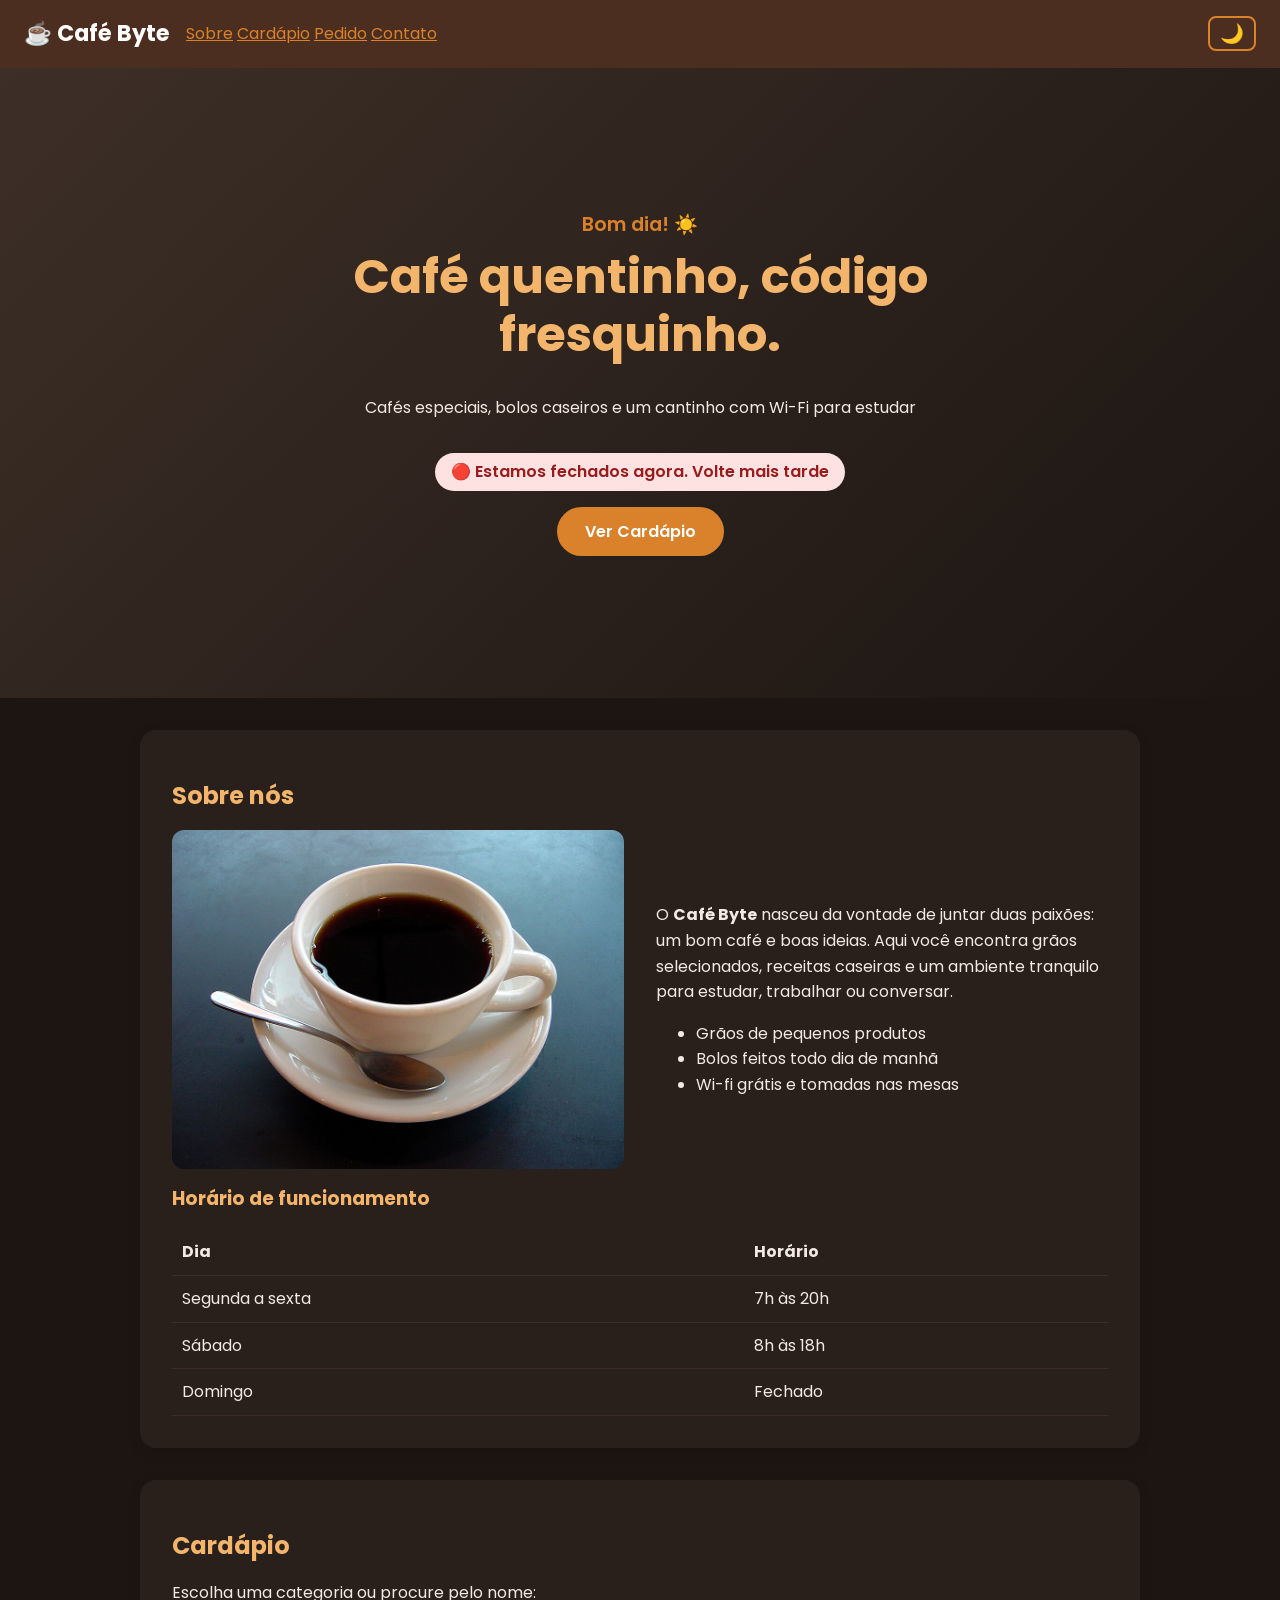
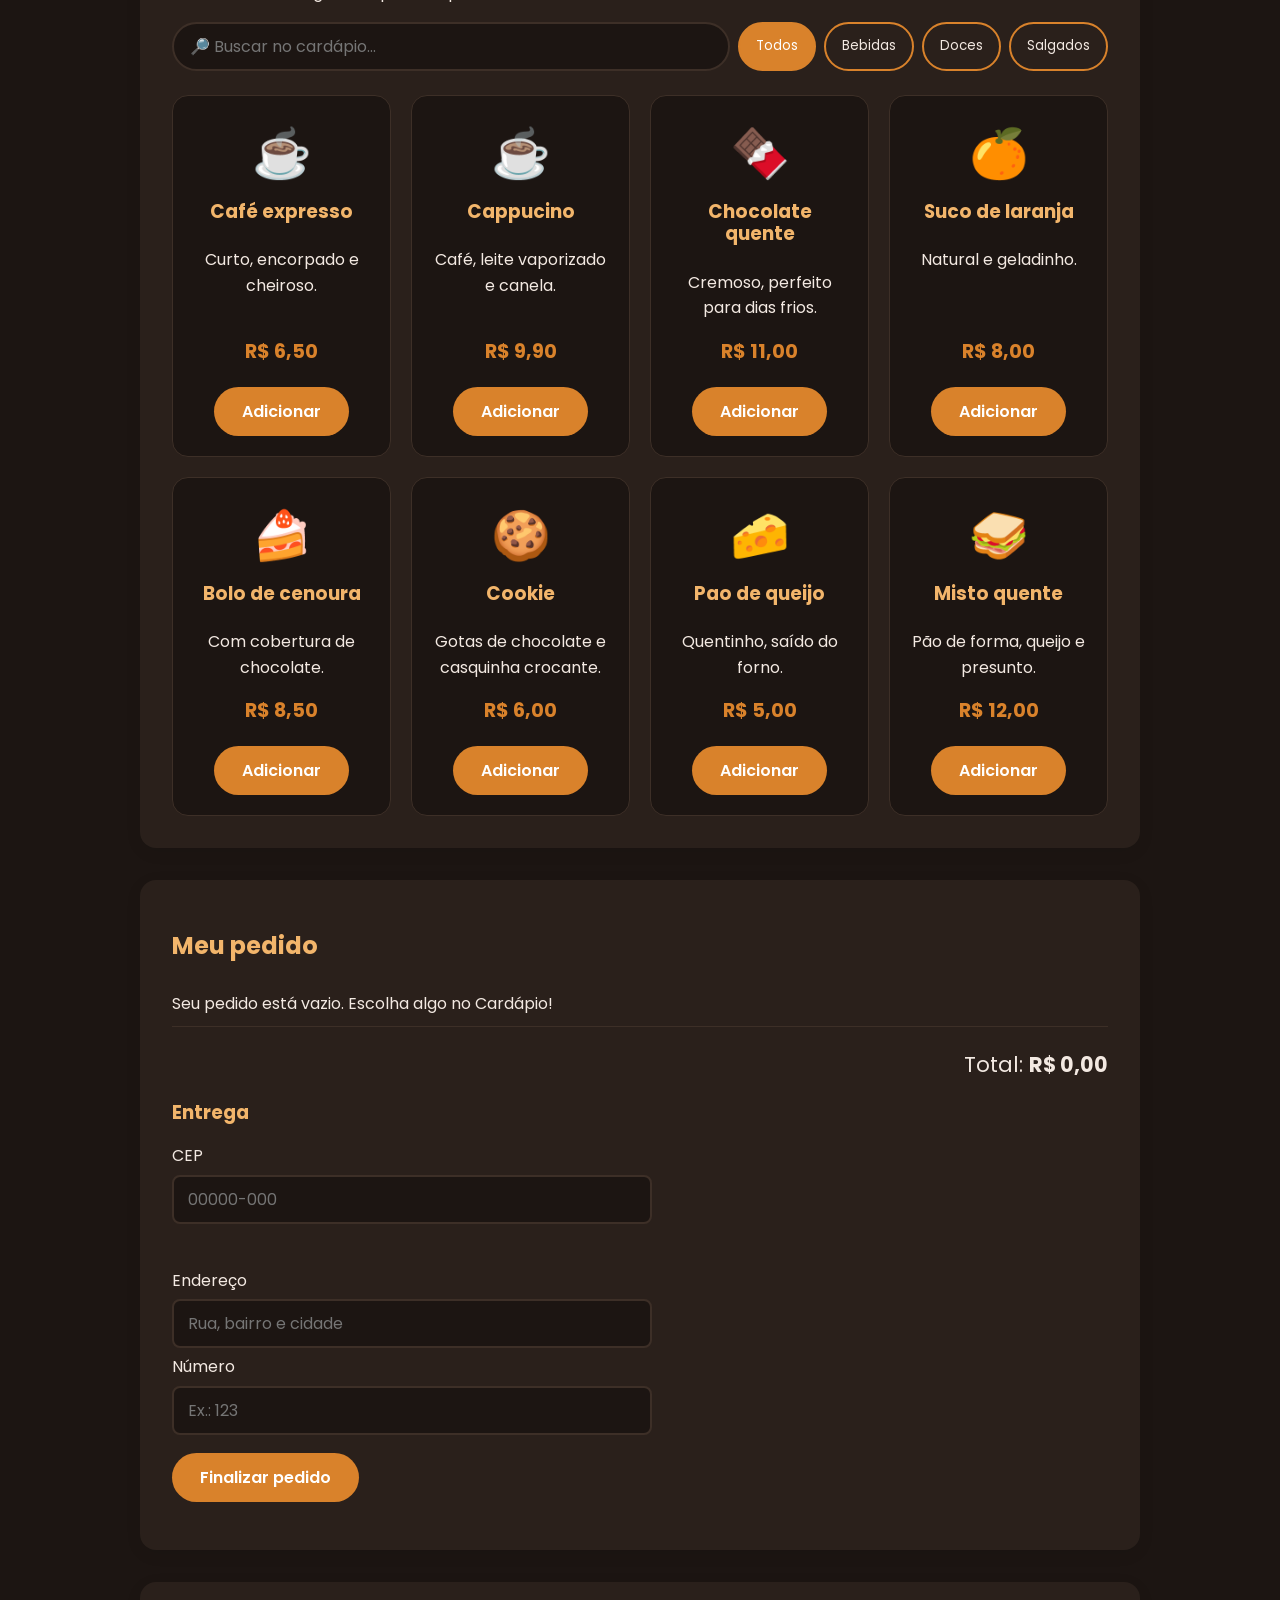
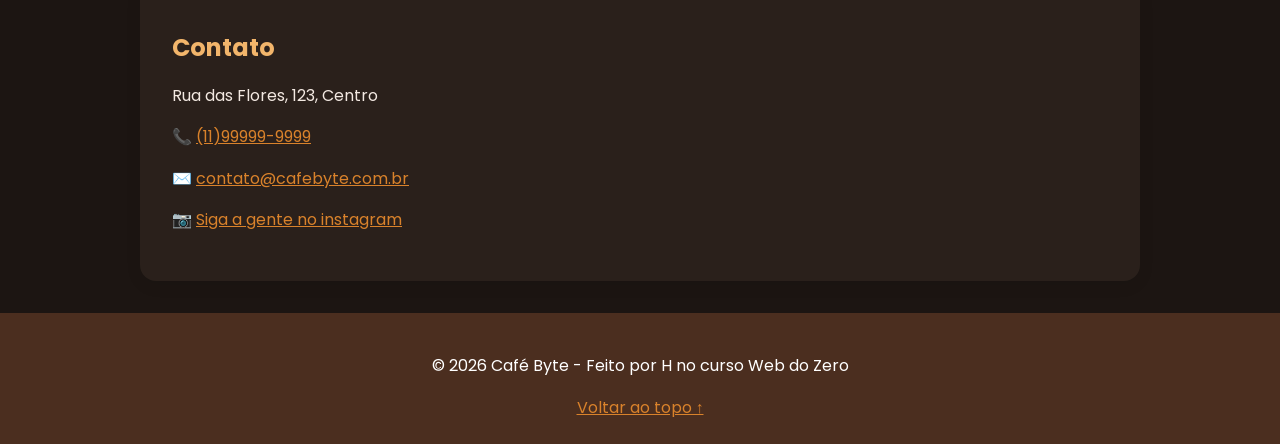
<file: index.html>
<!DOCTYPE html>
<html lang="pt-BR">
<head>
    <meta charset="UTF-8">
    <meta name="viewport" content="width=device-width, initial-scale=1.0">
    <title>☕ Café Byte</title>
    <meta name="description" content="Café Byte: cafeteria do bairro com cafés especiais, bolos caseiros, pedidos online e entrega.">
    <link rel="icon" href="data:image/svg+xml,<svg xmlns='http://www.w3.org/2000/svg' viewBox='0 0 100 100'><text y='.9em' font-size='90'>☕</text></svg>">
    <link rel="stylesheet" href="css/estilo.css">
</head>
    <body>
        <!--não leia isto-->
        <header class="topo">
            <a href="#inicio" class="logo">☕ Café Byte</a>
            <nav id="menu">
                <a href="#sobre">Sobre</a>
                <a href="#cardapio">Cardápio</a>
                <a href="#pedido">Pedido</a>
                <a href="#contato">Contato</a>
            </nav>
            <nav class="menu"></nav>
            <button id="botao-tema" class="botao-tema" aria-label="Mudar tema">🌙</button>
            <button id="botao-menu" class="botao-menu" aria-label="Abrir menu">☰</button>
        </header>
        <main>
            <section id="inicio" class="destaque">
                <p id="saudacao" class="saudacao">Olá! Que bom ter você por aqui.</p>
                <h1>Café quentinho, código fresquinho.</h1>
                <p>Cafés especiais, bolos caseiros e um cantinho com Wi-Fi para estudar</p>
                <p id="status" class="status"></p>
                <a href="#cardapio"class="botao">Ver Cardápio</a>
            </section>
            <section id="sobre" class="secao">
                <h2>Sobre nós</h2>
                <div class="duas-colunas">
                    <img src="img/coffee.JPG" alt="xicara de cafe" width="500">
                    <div>
                        <p>O <strong>Café Byte</strong> nasceu da vontade de juntar duas paixões: um bom café e boas ideias. Aqui você encontra grãos selecionados, receitas caseiras e um ambiente tranquilo para estudar, trabalhar ou conversar.</p>
                        <ul>
                            <li>Grãos de pequenos produtos</li>
                            <li>Bolos feitos todo dia de manhã</li>
                            <li>Wi-fi grátis e tomadas nas mesas</li>
                        </ul>
                    </div>
                </div>
                <h3> Horário de funcionamento</h3>
                <table class="horarios">
                    <tr>
                        <th>Dia</th>
                        <th>Horário</th>
                    </tr>
                    <tr>
                        <td>Segunda a sexta </td>
                        <td>7h às 20h</td>
                    </tr>
                    <tr>
                        <td>Sábado</td>
                        <td>8h às 18h</td>
                    </tr>
                    <tr>
                        <td>Domingo</td>
                        <td>Fechado</td>
                    </tr>
                </table>
            </section>   

            <section id="cardapio" class="secao">
                <h2>Cardápio</h2>
                <p>Escolha uma categoria ou procure pelo nome:</p>
                <div class="filtros">
                    <input type="search" id="busca" class="busca" placeholder="🔎 Buscar no cardápio...">
                    <button class="filtro ativo" data-categoria="todos">Todos</button>
                    <button class="filtro" data-categoria="bebidas">Bebidas</button>
                    <button class="filtro" data-categoria="doce">Doces</button>
                    <button class="filtro" data-categoria="salgado">Salgados</button>
                </div>
                <div id="lista-produtos" class="cards"></div>
            </section>    
            
            <section id="pedido" class="secao">
                <h2>Meu pedido</h2>
                <ul id="itens-pedido" class="itens-pedido"></ul>
                <p class="total">Total: <strong id="total">R$ 0,00</strong></p>

                <h3>Entrega</h3>
                <form id="form-entrega" class="form">
                    <label for="cep">CEP</label>
                    <input id="cep" placeholder="00000-000" maxlength="9" required>
                    <p id="msg-cep" class="mensagem"></p>
                    <label for="endereco">Endereço</label>
                    <input id="endereco" placeholder="Rua, bairro e cidade" required>
                    <label for="numero">Número</label>
                    <input id="numero" placeholder="Ex.: 123" required>
                    <button type="submit" class="botao">Finalizar pedido</button>
                </form>
                <p id="msg-pedido" class="mensagem"></p>
            </section>

            <section id="contato" class="secao">
                <h2>Contato</h2>
                <p>Rua das Flores, 123, Centro</p>
                <p>📞 <a href="tel:+5511999999">(11)99999-9999</a></p>
                <p>✉️ <a href="mailto:contato@cafebyte.com.br">contato@cafebyte.com.br</a></p>
                <p>📷 <a href="https://www.instagram.com/" target="_blank">Siga a gente no instagram</a></p>
            </section>            
        </main>
        <footer class="rodape">
            <p>&copy; <span id="ano">2026</span> Café Byte - Feito por H no curso Web do Zero</p>
            <a href="#inicio">Voltar ao topo &uarr;</a>
        </footer>
        <script src="js/script.js"></script>
    </body>
</html>
</file>
<file: css/estilo.css>
@import url('https://fonts.googleapis.com/css2?family=Poppins:wght@400;600;700&display=swap');
:root {
    --cor-fundo: #1c1512;
    --cor-texto: #f3e9e2;
    --cor-cartao: #2a201b;
    --cor-titulo: #f2b56b;
    --cor-suave: #3d2f27;
    --cor-cafe: #4b2e1f;
    --cor-destaque: #d9822b;
}
* {
    box-sizing: border-box;
}
body {
    margin: 0;
    font-family:'Poppins', Arial, sans-serif;
    line-height: 1.6;
    background-color: var(--cor-fundo);
    color: var(--cor-texto);
}

h1,
h2,
h3 {
    color: var(--cor-titulo);
    line-height: 1.2;
}

a {
    color: var(--cor-destaque);
}

img {
    max-width: 100%;
    height: auto;
    border-radius: 12px;
}
.topo {
    background-color: var(--cor-cafe);
    padding: 16px 24px;
}

.logo {
    color: #ffffff;
    font-size: 1.4rem;
    font-weight: 700;
    text-decoration: none;
}

.menu a {
    color: #ffffff;
    text-decoration: none;
    padding: 4px 8px;
}

.menu a:hover {
    color: var(--cor-destaque)
}

.secao {
    max-width: 1000px;
    margin: 32px auto;
    padding: 32px;
    background-color: var(--cor-cartao);
    border-radius: 16px;
    box-shadow: 0 4px 16px rgba(0,0,0,0.08);
}

.botao {
    display: inline-block;
    background-color: var(--cor-destaque);
    color: #ffffff;
    padding: 12px 28px;
    border: none;
    border-radius: 999px;
    font-family: inherit;
    font-size: 1rem;
    font-weight: 600;
    text-decoration: none;
    cursor: pointer;
}
.botao:hover {
    background-color: var(--cor-cafe);
}

.horarios {
    width: 100%;
    border-collapse:collapse;
}
.horarios th,
.horarios td{
    padding: 10px;
    text-align: left;
    border-bottom: 1px solid var(--cor-suave);
}

.rodape {
    background-color: var(--cor-cafe);
    color: #ffffff;
    text-align: center;
    padding: 24px;
}

.horarios tr:hover {
    color:rgb(248, 247, 244);
    background-color: var(--cor-cafe);
}
/*aula 5  */
.topo {
    display: flex;
    align-items: center;
    gap: 16px;
    position:sticky;
    top:0;
    z-index:10;
}

.menu {
    display:flex;
    gap:8px;
    margin-left:auto;
}

.destaque {
    min-height: 70vh;
    display: flex;
    flex-direction: column;
    justify-content:center;
    align-items:center;
    text-align:center;
    padding: 48px 24px;
    background: linear-gradient(135deg, var(--cor-suave), var(--cor-fundo));
}

.destaque h1 {
    font-size: 3rem;
    max-width: 700px;
    margin: 8px 0 16px;
}

.duas-colunas {
    display: grid;
    grid-template-columns: 1fr 1fr;
    gap: 32px;
    align-items:center;
}

.cards {
    display:grid;
    grid-template-columns: repeat(auto-fill, minmax(200px, 1fr));
    gap:20px;
}

.card {
    background-color:var(--cor-fundo);
    border:1px solid var(--cor-suave);
    border-radius: 16px;
    padding: 20px;
    text-align: center;
    transition: transform 0.2s;
}

.card:hover{
    transform: translateY(-4px);
}

.card h3 {
    margin: 8px 0;
}
.emoji {
    font-size: 3rem;
}

.preco {
    font-size:1.2rem;
    font-weight:700;
    color: var(--cor-destaque);
}

@media(max-width:700px) {
    .topo {
        flex-wrap: wrap;
    }
    .destaque h1 {
        font-size: 2rem;
    }
    .duas-colunas {
        grid-template-columns: 1fr;
    }
    .secao {
        margin:16px;
        padding:20px;
    }
}

.saudacao {
    font-size: 1.2rem;
    font-weight: 600;
    color: var(--cor-destaque);
    margin:0;
}

.status {
    font-weight: 600;
    padding: 6px 16px;
    border-radius: 999px;
}

.aberto-agora{
    background-color: #dcfce7;
    color: #166534;
}
.fechado-agora {
    background-color: #fee2e2;
    color: #991b1b;
}

body.claro {
    --cor-fundo: #fbf6f1;
    --cor-texto: #3b2a20;
    --cor-cartao: #ffffff;
    --cor-titulo: #4b2e1f;
    --cor-cafe: #4b2e1f;
    --cor-destaque: #d9822b;
    --cor-suave: #f1e3d3;
}

body {
    transition: background-color 0.3s, color 0.3s;
}

.botao-tema,
.botao-menu {
    background: none;
    border: 2px solid var(--cor-destaque);
    border-radius: 8px;
    color: #ffffff;
    font-size: 1.2rem;
    padding: 4px 10px;
    cursor:pointer;
}

.botao-menu{
    display: none;
}

@media (max-width: 700px) {
    .botao-menu{
        display:block;
    }

    .botao-tema{
        margin-left:auto;
    }
    
    .menu{
        display:none;
        flex-direction: column;
        width:100%;
        order:3;
    }

    .menu.mostrar{
        display:flex;
    }
}

.filtros {
    display: flex;
    flex-wrap: wrap;
    gap: 8px;
    margin-bottom: 24px;
}

.busca {
    flex: 1 1 220px;
    padding: 10px 16px;
    border: 2px solid var(--cor-suave);
    border-radius: 999px;
    background-color: var(--cor-fundo);
    color: var(--cor-texto);
    font-family: inherit;
    font-size: 1rem;
}

.filtro {
    padding: 8px 16px;
    border: 2px solid var(--cor-destaque);
    border-radius: 999px;
    background: none;
    color: var(--cor-texto);
    font-family: inherit;
    cursor: pointer;
}

.filtro.ativo {
    background-color: var(--cor-destaque);
    color: #ffffff;
}

.card {
    display: flex;
    flex-direction: column;
    align-items: center;
}

.card .preco{
    margin-top: auto;
}

/* meu pedido */
.itens-pedido {
    list-style: none;
    padding: 0;
}

.itens-pedido li {
    display: flex;
    align-items: center;
    gap: 12px;
    padding: 10px 0;
    border-bottom: 1px solid var(--cor-suave);
}

.itens-pedido li span:first-child {
    flex: 1;
}

.remover {
    width: 32px;
    height: 32px;
    border: 2px solid var(--cor-destaque);
    border-radius: 50%;
    background: none;
    color: var(--cor-texto);
    font-size: 1.1rem;
    cursor: pointer;
}

.total {
    font-size: 1.3rem;
    text-align: right;
}

/* formulario de entrega */
.form {
    display: grid;
    gap: 6px;
    max-width: 480px;
}

.form input {
    padding: 10px 14px;
    border: 2px solid var(--cor-suave);
    border-radius: 8px;
    background-color: var(--cor-fundo);
    color: var(--cor-texto);
    font-family: inherit;
    font-size: 1rem;
}

.form input:focus {
    outline: none;
    border-color: var(--cor-destaque);
}

.form .botao {
    margin-top: 12px;
    justify-self: start;
}

.mensagem {
    font-weight: 600;
    color: var(--cor-destaque);
}

/* acabamento */
/*rolagem suave ao clicar nos links do menu */
html {
    scroll-behavior: smooth;
}

/* ao pular para uma seção, deixa espaço para o cabeçalho fixo */
section {
    scroll-margin-top: 80px;
}

/*contorno bem visivel para quem navega pelo teclado (tab) */
a:focus-visible,
button:focus-visible,
input:focus-visible{
    outline: 3px solid var(--cor-destaque);
    outline-offset: 2px;
}

/* cor do texto quando selecionado com o mouse */
::selection {
    background-color:var(--cor-destaque);
    color: #ffffff;
}
</file>
